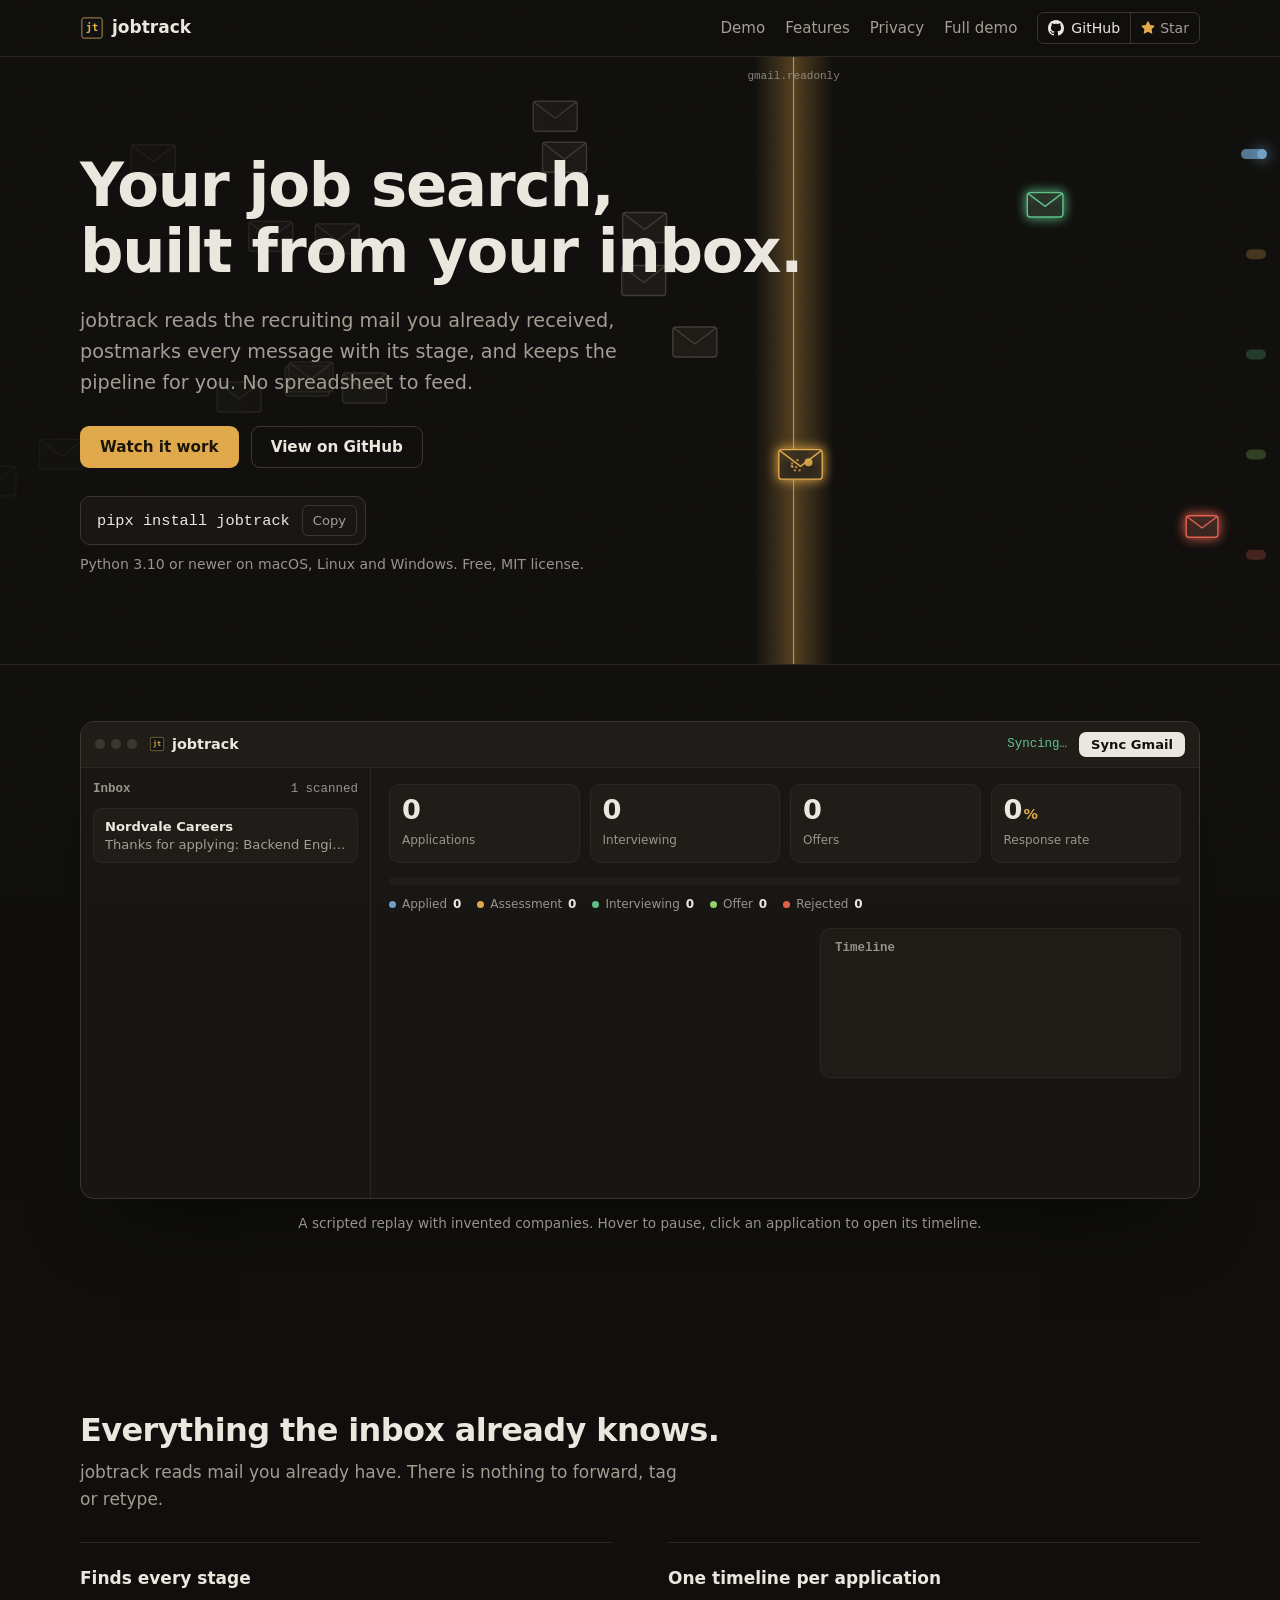
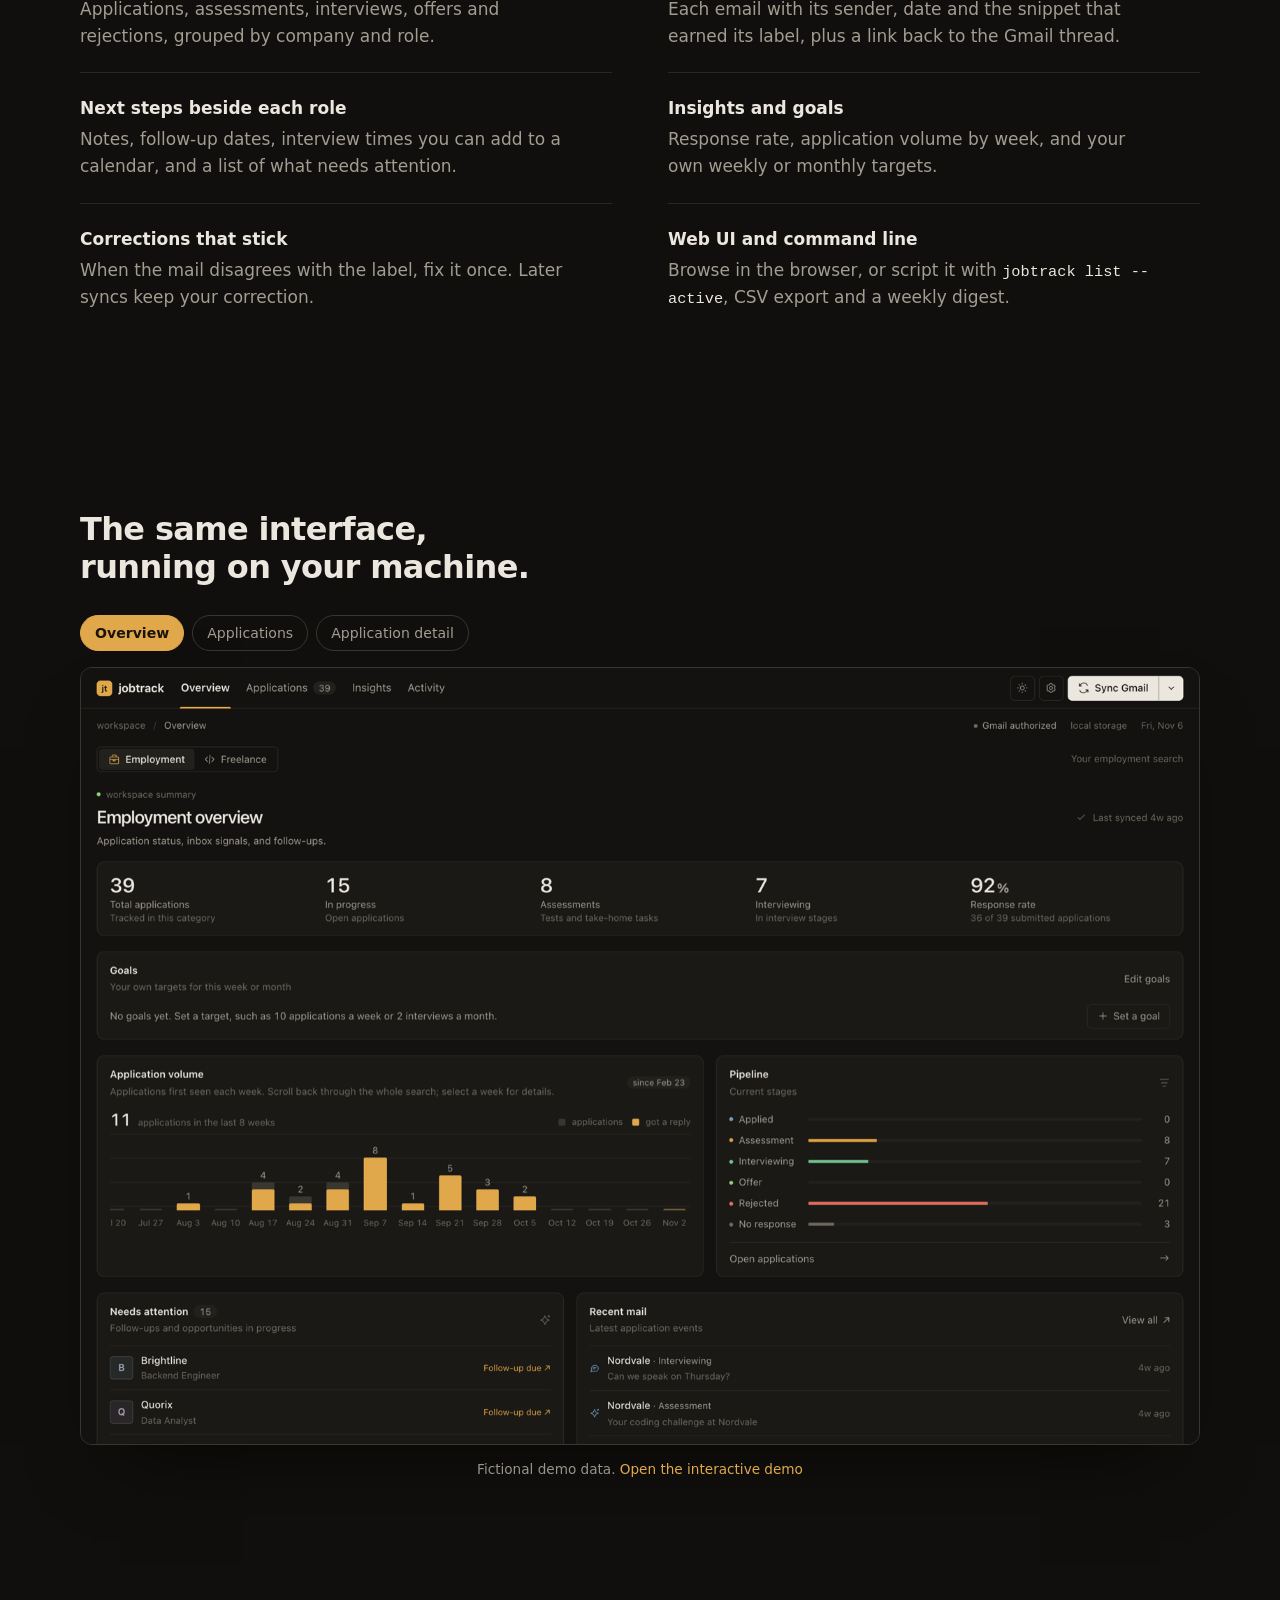
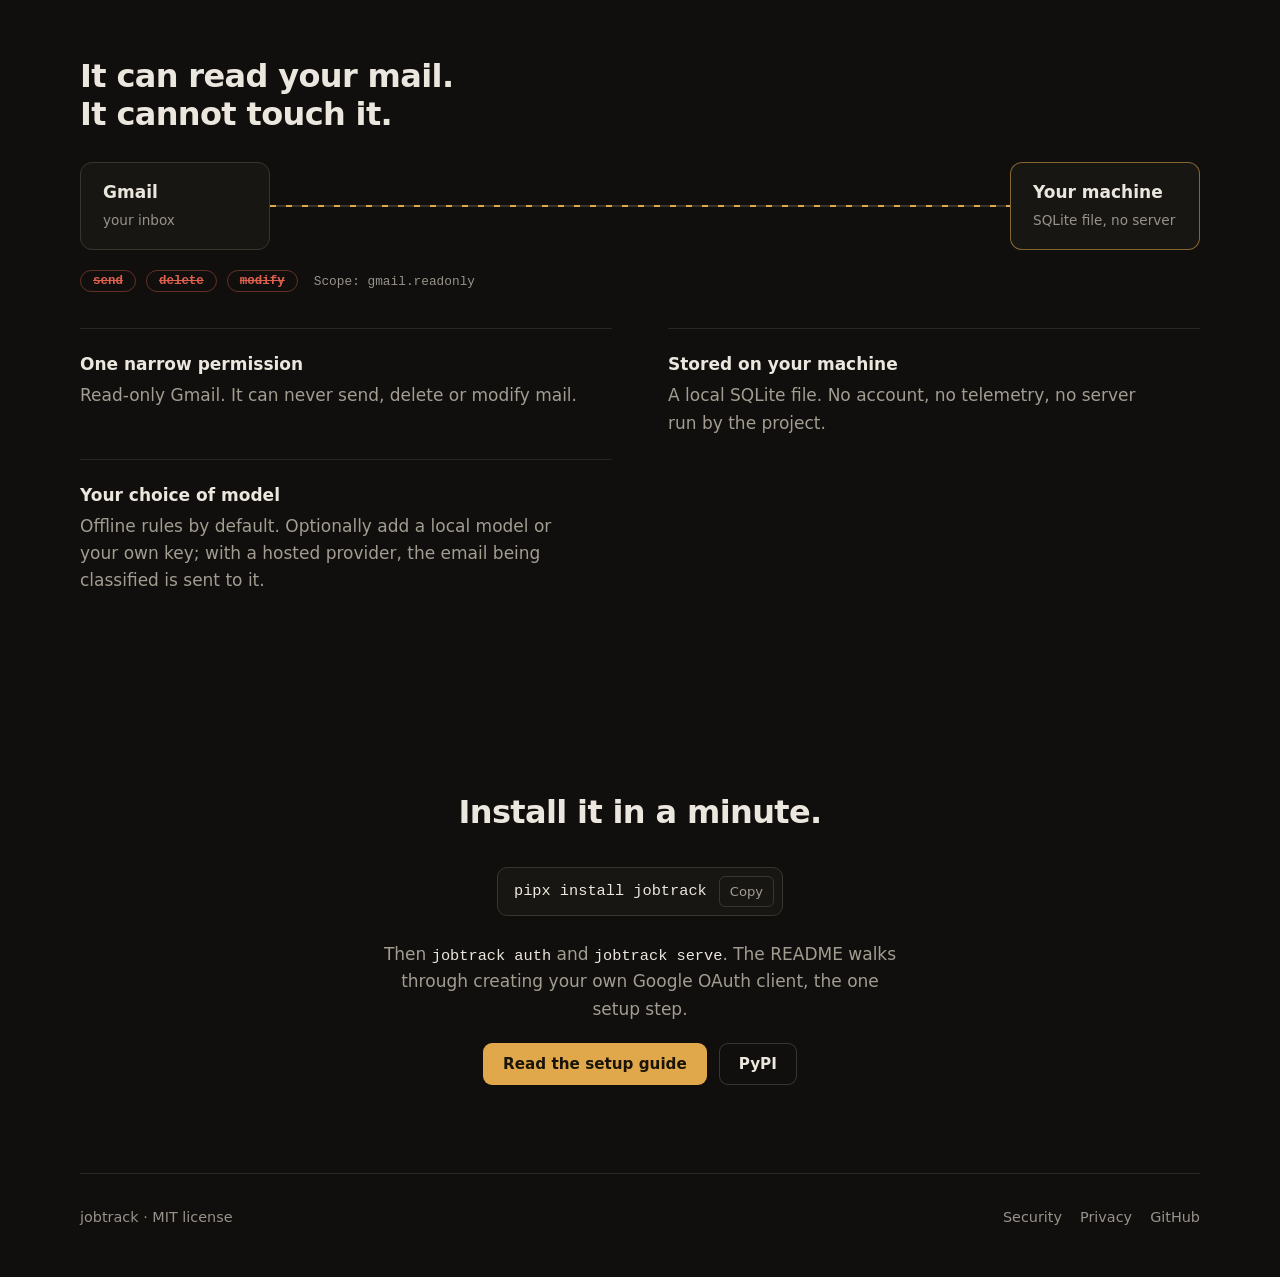
<file: landing/index.html>
<!doctype html>
<html lang="en">
<head>
  <meta charset="utf-8">
  <meta name="viewport" content="width=device-width, initial-scale=1">
  <title>jobtrack: your job search, built from your inbox</title>
  <meta name="description" content="jobtrack reads the recruiting mail you already have and sorts it into applications, interviews, offers and rejections. Read-only Gmail, stored on your machine, open source.">
  <meta property="og:title" content="jobtrack: your job search, built from your inbox">
  <meta property="og:description" content="Mail in, pipeline out. Read-only Gmail access, stored on your machine, open source.">
  <meta property="og:image" content="https://jobtrack.omerdikyol.com/og.png">
  <meta property="og:url" content="https://jobtrack.omerdikyol.com/">
  <meta name="twitter:card" content="summary_large_image">
  <meta name="color-scheme" content="dark">
  <link rel="icon" href="favicon.svg" type="image/svg+xml">
  <link rel="stylesheet" href="style.css">
  <script>document.documentElement.classList.add("js");</script>
</head>
<body>
  <!-- GitHub's mark and star, from Primer Octicons (MIT); the mark is used to link to GitHub. -->
  <svg width="0" height="0" style="position:absolute" aria-hidden="true">
    <symbol id="i-github" viewBox="0 0 16 16"><path fill="currentColor" d="M8 0c4.42 0 8 3.58 8 8a8.013 8.013 0 0 1-5.45 7.59c-.4.08-.55-.17-.55-.38 0-.27.01-1.13.01-2.2 0-.75-.25-1.23-.54-1.48 1.78-.2 3.65-.88 3.65-3.95 0-.88-.31-1.59-.82-2.15.08-.2.36-1.02-.08-2.12 0 0-.67-.22-2.2.82-.64-.18-1.32-.27-2-.27-.68 0-1.36.09-2 .27-1.53-1.03-2.2-.82-2.2-.82-.44 1.1-.16 1.92-.08 2.12-.51.56-.82 1.28-.82 2.15 0 3.06 1.86 3.75 3.64 3.95-.23.2-.44.55-.51 1.07-.46.21-1.61.55-2.33-.66-.15-.24-.6-.83-1.23-.82-.67.01-.27.38.01.53.34.19.73.9.82 1.13.16.45.68 1.31 2.69.94 0 .67.01 1.3.01 1.49 0 .21-.15.45-.55.38A7.995 7.995 0 0 1 0 8c0-4.42 3.58-8 8-8Z"/></symbol>
    <symbol id="i-star" viewBox="0 0 16 16"><path fill="currentColor" d="M8 .25a.75.75 0 0 1 .673.418l1.882 3.815 4.21.612a.75.75 0 0 1 .416 1.279l-3.046 2.97.719 4.192a.751.751 0 0 1-1.088.791L8 12.347l-3.766 1.98a.75.75 0 0 1-1.088-.79l.72-4.194L.818 6.374a.75.75 0 0 1 .416-1.28l4.21-.611L7.327.668A.75.75 0 0 1 8 .25Z"/></symbol>
  </svg>
  <header class="nav">
    <div class="wrap nav-row">
      <a class="brand" href="#"><img src="favicon.svg" alt="" width="24" height="24">jobtrack</a>
      <nav>
        <a href="#demo-section">Demo</a>
        <a href="#features">Features</a>
        <a href="#privacy">Privacy</a>
        <a href="demo/">Full demo</a>
        <a class="gh-pill" href="https://github.com/omerdikyol/jobtrack" aria-label="jobtrack on GitHub">
          <svg class="ic"><use href="#i-github"/></svg><span class="gh-name">GitHub</span>
          <span class="gh-stars"><svg class="ic"><use href="#i-star"/></svg><b data-stars>Star</b></span>
        </a>
      </nav>
    </div>
  </header>

  <main>
    <section class="hero-band">
      <canvas id="mailstream" aria-hidden="true"></canvas>
      <div class="hero wrap">
        <h1>Your job search,<br class="wide"> built from your inbox.</h1>
        <p class="lead">jobtrack reads the recruiting mail you already received, postmarks every message with its stage, and keeps the pipeline for you. No spreadsheet to feed.</p>
        <div class="actions">
          <a class="btn" href="#demo-section">Watch it work</a>
          <a class="btn ghost" href="https://github.com/omerdikyol/jobtrack">View on GitHub</a>
        </div>
        <p class="install"><code>pipx install jobtrack</code><button class="copy" data-copy="pipx install jobtrack">Copy</button></p>
        <p class="req">Python 3.10 or newer on macOS, Linux and Windows. Free, MIT license.</p>
      </div>
    </section>

    <section class="stage wrap reveal" id="demo-section" aria-label="Live demo">
      <div class="app" id="demo">
        <div class="app-bar">
          <span class="dots"><i></i><i></i><i></i></span>
          <span class="app-title"><img src="favicon.svg" alt="" width="16" height="16">jobtrack</span>
          <span class="sync-state" id="sync-state">Idle</span>
          <button class="sync-btn" id="sync-btn" type="button">Sync Gmail</button>
        </div>
        <div class="app-body">
          <div class="inbox">
            <div class="pane-h">Inbox <small id="scanned">0 scanned</small></div>
            <ul id="inbox"></ul>
          </div>
          <div class="board">
            <div class="tiles">
              <div class="tile"><b id="t-apps">0</b><span>Applications</span></div>
              <div class="tile"><b id="t-int">0</b><span>Interviewing</span></div>
              <div class="tile"><b id="t-off">0</b><span>Offers</span></div>
              <div class="tile"><b id="t-rate">0<i>%</i></b><span>Response rate</span></div>
            </div>
            <div class="seg" id="seg" aria-hidden="true"><span class="s-applied"></span><span class="s-assessment"></span><span class="s-interview"></span><span class="s-offer"></span><span class="s-rejected"></span></div>
            <ul class="legend" aria-hidden="true">
              <li class="s-applied">Applied <b id="l-applied">0</b></li>
              <li class="s-assessment">Assessment <b id="l-assessment">0</b></li>
              <li class="s-interview">Interviewing <b id="l-interview">0</b></li>
              <li class="s-offer">Offer <b id="l-offer">0</b></li>
              <li class="s-rejected">Rejected <b id="l-rejected">0</b></li>
            </ul>
            <div class="lower">
              <ul class="rows" id="rows"></ul>
              <div class="tl"><div class="pane-h" id="tl-title">Timeline</div><ol id="tl"></ol></div>
            </div>
          </div>
        </div>
      </div>
      <p class="caption">A scripted replay with invented companies. Hover to pause, click an application to open its timeline.</p>
    </section>

    <section id="features" class="wrap">
      <div class="head reveal"><h2>Everything the inbox already knows.</h2><p>jobtrack reads mail you already have. There is nothing to forward, tag or retype.</p></div>
      <dl class="facts reveal">
        <div><dt>Finds every stage</dt><dd>Applications, assessments, interviews, offers and rejections, grouped by company and role.</dd></div>
        <div><dt>One timeline per application</dt><dd>Each email with its sender, date and the snippet that earned its label, plus a link back to the Gmail thread.</dd></div>
        <div><dt>Next steps beside each role</dt><dd>Notes, follow-up dates, interview times you can add to a calendar, and a list of what needs attention.</dd></div>
        <div><dt>Insights and goals</dt><dd>Response rate, application volume by week, and your own weekly or monthly targets.</dd></div>
        <div><dt>Corrections that stick</dt><dd>When the mail disagrees with the label, fix it once. Later syncs keep your correction.</dd></div>
        <div><dt>Web UI and command line</dt><dd>Browse in the browser, or script it with <code>jobtrack list --active</code>, CSV export and a weekly digest.</dd></div>
      </dl>
    </section>

    <section class="wrap real">
      <div class="head reveal"><h2>The same interface, running on your machine.</h2></div>
      <div class="tabs reveal" role="tablist">
        <button role="tab" aria-selected="true" data-shot="overview.png" data-w="1600" data-h="1111">Overview</button>
        <button role="tab" aria-selected="false" data-shot="applications.png" data-w="1600" data-h="1111">Applications</button>
        <button role="tab" aria-selected="false" data-shot="application-detail.png" data-w="1600" data-h="1222">Application detail</button>
      </div>
      <div class="shotwrap reveal"><img id="shot" src="overview.png" width="1600" height="1111" alt="jobtrack interface with fictional demo data"></div>
      <p class="caption">Fictional demo data. <a href="demo/">Open the interactive demo</a></p>
    </section>

    <section id="privacy" class="wrap privacy">
      <div class="head reveal"><h2>It can read your mail. It cannot touch it.</h2></div>
      <div class="flow reveal">
        <div class="node gmail"><b>Gmail</b><span>your inbox</span></div>
        <svg class="wire" viewBox="0 0 300 40" preserveAspectRatio="none" aria-hidden="true"><path d="M0 20 H300" class="rail"/><path d="M0 20 H300" class="dash"/></svg>
        <div class="node mine"><b>Your machine</b><span>SQLite file, no server</span></div>
      </div>
      <div class="denied reveal"><span>send</span><span>delete</span><span>modify</span><em>Scope: gmail.readonly</em></div>
      <dl class="facts reveal">
        <div><dt>One narrow permission</dt><dd>Read-only Gmail. It can never send, delete or modify mail.</dd></div>
        <div><dt>Stored on your machine</dt><dd>A local SQLite file. No account, no telemetry, no server run by the project.</dd></div>
        <div><dt>Your choice of model</dt><dd>Offline rules by default. Optionally add a local model or your own key; with a hosted provider, the email being classified is sent to it.</dd></div>
      </dl>
    </section>

    <section class="wrap cta reveal">
      <h2>Install it in a minute.</h2>
      <p class="install"><code>pipx install jobtrack</code><button class="copy" data-copy="pipx install jobtrack">Copy</button></p>
      <p>Then <code>jobtrack auth</code> and <code>jobtrack serve</code>. The README walks through creating your own Google OAuth client, the one setup step.</p>
      <div class="actions">
        <a class="btn" href="https://github.com/omerdikyol/jobtrack#install">Read the setup guide</a>
        <a class="btn ghost" href="https://pypi.org/project/jobtrack/">PyPI</a>
      </div>
    </section>
  </main>

  <footer class="wrap foot">
    <span>jobtrack · MIT license</span>
    <span class="foot-links"><a href="https://github.com/omerdikyol/jobtrack/blob/main/SECURITY.md">Security</a>
      <a href="https://github.com/omerdikyol/jobtrack/blob/main/PRIVACY.md">Privacy</a>
      <a href="https://github.com/omerdikyol/jobtrack">GitHub</a></span>
  </footer>

  <script src="hero.js"></script>
  <script src="demo.js"></script>
  <script src="page.js"></script>
</body>
</html>
</file>
<file: landing/style.css>
/* jobtrack's site. A warm, dark page with one idea: mail comes in, passes a read-only scanner,
   is postmarked with its stage, and lands in a pipeline. The hero canvas, the scripted demo and
   the feature cards all play that same motion. Nothing is fetched from a CDN; reduced motion
   gets the finished state instead of the animation. */
:root {
  --bg: #100f0d; --surface: #181613; --surface-2: #1f1c18; --ink: #ece7de; --muted: #a29c91; --dim: #98928a;
  --line: #2a2723; --line-2: #3a362f; --accent: #e0a84a; --accent-ink: #1a1408;
  --applied: #6f9fc6; --assessment: #e0a84a; --interview: #5fbf8a; --offer: #8fd16a; --rejected: #e0604e;
  --sans: ui-sans-serif, -apple-system, BlinkMacSystemFont, "Segoe UI Variable Text", "Segoe UI", system-ui, sans-serif;
  --mono: ui-monospace, "SFMono-Regular", Menlo, Consolas, monospace;
  color-scheme: dark;
}
* { box-sizing: border-box; }
html { overflow-x: clip; background: var(--bg); scroll-behavior: smooth; -webkit-font-smoothing: antialiased; }
body { margin: 0; background: var(--bg); color: var(--muted); font: 17px/1.6 var(--sans); overflow-x: clip; }
:focus-visible { outline: 2px solid var(--accent); outline-offset: 3px; }
/* film grain, so the dark has texture */
body::before { content: ""; position: fixed; inset: 0; z-index: 100; pointer-events: none; opacity: .06; mix-blend-mode: overlay;
  background-image: url("data:image/svg+xml,%3Csvg xmlns='http://www.w3.org/2000/svg' width='200' height='200'%3E%3Cfilter id='n'%3E%3CfeTurbulence type='fractalNoise' baseFrequency='0.85' numOctaves='2' stitchTiles='stitch'/%3E%3C/filter%3E%3Crect width='100%25' height='100%25' filter='url(%23n)'/%3E%3C/svg%3E"); }
main { position: relative; overflow-x: clip; }
a { color: inherit; text-decoration: none; }
p { text-wrap: pretty; }
code { font-family: var(--mono); font-size: .9em; color: var(--ink); }
.wrap { width: min(1120px, calc(100% - 32px)); margin: 0 auto; }
h1, h2, h3 { text-wrap: balance; color: var(--ink); margin: 0; letter-spacing: -.02em; }
h1 { font-size: clamp(2.3rem, 5.6vw, 3.8rem); line-height: 1.08; font-weight: 600; margin-bottom: 22px; }
h2 { font-size: clamp(1.5rem, 3vw, 2rem); line-height: 1.2; font-weight: 600; }
h3 { font-size: 1.05rem; letter-spacing: -.01em; margin-bottom: 6px; }
section { padding: 88px 0; position: relative; }
.head { margin-bottom: 28px; max-width: 640px; } .head p { margin: 10px 0 0; }

/* nav and buttons */
.nav { position: sticky; top: 0; z-index: 20; border-bottom: 1px solid var(--line); background: color-mix(in srgb, var(--bg) 85%, transparent); backdrop-filter: blur(10px); }
.nav-row { display: flex; align-items: center; justify-content: space-between; height: 56px; }
.nav nav { display: flex; align-items: center; gap: 20px; font-size: .94rem; }
.nav nav a:not(.btn):hover { color: var(--ink); }
.brand { display: flex; align-items: center; gap: 8px; font-weight: 650; color: var(--ink); }
.btn { display: inline-flex; align-items: center; height: 42px; padding: 0 20px; border-radius: 9px; background: var(--accent); color: var(--accent-ink); font-weight: 650; font-size: .95rem; transition: transform .15s, box-shadow .15s; }
.btn:hover { transform: translateY(-1px); background: #ecb558; }
.btn.small { height: 32px; padding: 0 13px; font-size: .88rem; border-radius: 7px; }
.ic { width: 16px; height: 16px; flex: none; }
.gh-pill { display: inline-flex; align-items: center; height: 32px; border: 1px solid var(--line-2); border-radius: 7px; color: var(--ink); font-size: .88rem; transition: background .15s; }
.gh-pill:hover { background: var(--surface); }
.gh-pill > .ic { margin: 0 7px 0 10px; }
.gh-name { padding-right: 10px; }
.gh-stars { display: inline-flex; align-items: center; gap: 5px; height: 100%; padding: 0 10px; border-left: 1px solid var(--line-2); color: var(--muted); }
.gh-stars .ic { width: 14px; height: 14px; color: var(--accent); }
.gh-stars b { font-weight: 500; font-variant-numeric: tabular-nums; }
.btn.ghost { background: transparent; color: var(--ink); box-shadow: inset 0 0 0 1px var(--line-2); }
.btn.ghost:hover { background: var(--surface); box-shadow: inset 0 0 0 1px var(--line-2); }
.actions { display: flex; gap: 12px; flex-wrap: wrap; }

/* hero */
.hero-band { position: relative; padding: 0; overflow: hidden; border-bottom: 1px solid var(--line); }
#mailstream { position: absolute; inset: 0; width: 100%; height: 100%;
  -webkit-mask-image: linear-gradient(90deg, rgba(0,0,0,.3) 0%, #000 46%); mask-image: linear-gradient(90deg, rgba(0,0,0,.3) 0%, #000 46%); }
.hero { position: relative; padding: 96px 0 88px; }
.lead { font-size: 1.2rem; max-width: 560px; margin: 0 0 28px; }
.install { display: inline-flex; align-items: center; gap: 12px; margin: 28px 0 8px; background: var(--surface); border: 1px solid var(--line-2); border-radius: 10px; padding: 8px 8px 8px 16px; max-width: 100%; }
.copy { background: transparent; color: var(--muted); border: 1px solid var(--line-2); border-radius: 6px; padding: 4px 10px; font: inherit; font-size: .82rem; cursor: pointer; }
.copy:hover { color: var(--ink); border-color: var(--muted); }
.req { color: var(--dim); font-size: .88rem; margin: 0; }

/* reveal on scroll */
.js .reveal { opacity: 0; transform: translateY(10px); transition: opacity .6s ease-out, transform .6s ease-out; }
.js .reveal.in { opacity: 1; transform: none; }

/* the live demo window */
.stage { padding-top: 56px; }
.app { background: var(--surface); border: 1px solid var(--line-2); border-radius: 14px; overflow: hidden; box-shadow: 0 40px 80px -40px rgba(0,0,0,.7); }
.app-bar { display: flex; align-items: center; gap: 12px; padding: 10px 14px; border-bottom: 1px solid var(--line); background: var(--surface-2); }
.dots { display: flex; gap: 6px; } .dots i { width: 10px; height: 10px; border-radius: 50%; background: var(--line-2); }
.app-title { display: flex; align-items: center; gap: 7px; color: var(--ink); font-weight: 600; font-size: .9rem; }
.sync-state { margin-left: auto; font: .78rem var(--mono); color: var(--dim); }
.sync-state.live { color: var(--interview); }
.sync-btn { background: var(--ink); color: #12100d; border: 0; border-radius: 7px; padding: 5px 12px; font: 600 .82rem var(--sans); cursor: pointer; }
.sync-btn:hover { background: var(--ink); }
.app-body { display: grid; grid-template-columns: 290px 1fr; min-height: 430px; }
.inbox { border-right: 1px solid var(--line); padding: 14px 12px; overflow: hidden; }
.pane-h { font: 600 .78rem var(--mono); color: var(--dim); display: flex; justify-content: space-between; margin-bottom: 12px; }
.pane-h small { font-weight: 400; font-size: .78rem; }
.inbox ul { list-style: none; margin: 0; padding: 0; display: flex; flex-direction: column; gap: 8px; }
.mail { position: relative; overflow: hidden; background: var(--surface-2); border: 1px solid var(--line); border-radius: 9px; padding: 9px 11px; font-size: .82rem; line-height: 1.35; animation: drop .55s cubic-bezier(.2,.8,.2,1); }
.mail b { display: block; color: var(--ink); font-weight: 600; white-space: nowrap; overflow: hidden; text-overflow: ellipsis; padding-right: 74px; }
.mail span { color: var(--muted); display: block; white-space: nowrap; overflow: hidden; text-overflow: ellipsis; }
.mail::after { content: ""; position: absolute; top: 0; bottom: 0; left: 0; width: 30%; transform: translateX(-100%); background: linear-gradient(90deg, transparent, rgba(224,168,74,.32), transparent); opacity: 0; }
.mail.scan::after { animation: sweep .7s ease; }
.mail.out { opacity: 0; transform: translateX(-12px); transition: .4s; }
@keyframes drop { from { opacity: 0; transform: translateY(-14px) scale(.97); } }
@keyframes sweep { 0% { transform: translateX(-100%); opacity: 1; } 100% { transform: translateX(400%); opacity: 1; } }
/* the postmark */
.stamp { position: absolute; right: 8px; top: 7px; font: 700 .62rem var(--mono); letter-spacing: .1em; text-transform: uppercase; padding: 2px 6px; border: 2px solid; border-radius: 4px; color: var(--c, var(--accent)); transform: rotate(-7deg); opacity: 0; }
.stamp.hit { animation: thump .45s cubic-bezier(.16,1,.3,1) forwards; }
@keyframes thump { 0% { opacity: 0; transform: rotate(-7deg) scale(2.2); } 60% { opacity: 1; transform: rotate(-7deg) scale(.92); } 100% { opacity: .95; transform: rotate(-7deg) scale(1); } }
.board { padding: 16px 18px; min-width: 0; }
.tiles { display: grid; grid-template-columns: repeat(4, 1fr); gap: 10px; margin-bottom: 14px; }
.tile { background: var(--surface-2); border: 1px solid var(--line); border-radius: 10px; padding: 10px 12px; }
.tile b { display: block; color: var(--ink); font-size: 1.7rem; line-height: 1.1; font-variant-numeric: tabular-nums; font-weight: 600; }
.tile b i { font-size: .9rem; font-style: normal; color: var(--accent); margin-left: 1px; }
.tile span { font-size: .75rem; color: var(--dim); }
.seg { display: flex; height: 8px; border-radius: 99px; overflow: hidden; background: var(--surface-2); gap: 2px; }
.seg span { width: 0; transition: width .8s cubic-bezier(.2,.8,.2,1); }
.s-applied { --c: var(--applied); } .s-assessment { --c: var(--assessment); } .s-interview { --c: var(--interview); } .s-offer { --c: var(--offer); } .s-rejected { --c: var(--rejected); }
.seg span { background: var(--c); }
.legend { list-style: none; padding: 0; margin: 10px 0 14px; display: flex; flex-wrap: wrap; gap: 4px 16px; font-size: .75rem; color: var(--dim); }
.legend li::before { content: ""; display: inline-block; width: 7px; height: 7px; border-radius: 50%; background: var(--c); margin-right: 6px; }
.legend b { color: var(--ink); font-weight: 600; margin-left: 2px; font-variant-numeric: tabular-nums; }
.lower { display: grid; grid-template-columns: 1.15fr 1fr; gap: 16px; }
.rows { list-style: none; margin: 0; padding: 0; display: flex; flex-direction: column; gap: 6px; }
.row { display: flex; align-items: center; gap: 10px; padding: 8px 10px; background: var(--surface-2); border: 1px solid var(--line); border-radius: 9px; cursor: pointer; transition: border-color .2s, background .2s; animation: drop .5s cubic-bezier(.2,.8,.2,1); }
.row:hover { border-color: var(--line-2); }
.row.sel { border-color: var(--accent); }
.row.flash { background: rgba(224,168,74,.14); }
.av { width: 28px; height: 28px; border-radius: 7px; background: var(--line); color: var(--ink); display: grid; place-items: center; font-weight: 650; font-size: .85rem; flex: none; }
.who { min-width: 0; flex: 1; } .who b { display: block; color: var(--ink); font-size: .85rem; font-weight: 600; } .who span { display: block; font-size: .75rem; color: var(--dim); white-space: nowrap; overflow: hidden; text-overflow: ellipsis; }
.chip { font: 600 .68rem var(--mono); padding: 3px 8px; border-radius: 99px; color: var(--c); background: color-mix(in srgb, var(--c) 14%, transparent); white-space: nowrap; transition: color .4s, background .4s; }
.tl { background: var(--surface-2); border: 1px solid var(--line); border-radius: 10px; padding: 12px 14px; min-height: 150px; }

.tl ol { list-style: none; margin: 0; padding: 0 0 0 14px; border-left: 1px solid var(--line-2); display: flex; flex-direction: column; gap: 10px; }
.tl li { position: relative; font-size: .8rem; line-height: 1.35; animation: drop .5s cubic-bezier(.2,.8,.2,1); }
.tl li::before { content: ""; position: absolute; left: -19px; top: 5px; width: 9px; height: 9px; border-radius: 50%; background: var(--c); box-shadow: 0 0 0 3px var(--surface-2); }
.tl li b { color: var(--ink); font-weight: 600; } .tl li small { display: block; color: var(--dim); }
.caption { color: var(--dim); font-size: .85rem; text-align: center; margin: 14px 0 0; }
.caption a { color: var(--accent); }

/* plain fact lists: a bold term, one sentence, hairlines between */
.facts { display: grid; grid-template-columns: repeat(2, 1fr); gap: 0 56px; margin: 0; }
.facts div { padding: 22px 0; border-top: 1px solid var(--line); }
.facts dt { color: var(--ink); font-weight: 600; margin-bottom: 4px; }
.facts dd { margin: 0; max-width: 46ch; }

/* real screenshots */
.tabs { display: flex; gap: 8px; margin-bottom: 16px; flex-wrap: wrap; }
.tabs button { background: transparent; color: var(--muted); border: 1px solid var(--line-2); border-radius: 99px; padding: 6px 14px; font: inherit; font-size: .88rem; cursor: pointer; transition: .2s; }
.tabs button[aria-selected="true"] { background: var(--accent); color: var(--accent-ink); border-color: var(--accent); font-weight: 600; }
.shotwrap img { width: 100%; height: auto; display: block; border: 1px solid var(--line-2); border-radius: 12px; box-shadow: 0 40px 80px -40px rgba(0,0,0,.7); transition: opacity .25s; }
.shotwrap img.swap { opacity: 0; }

/* privacy diagram */
.flow { display: flex; align-items: center; gap: 0; margin-bottom: 20px; }
.node { background: var(--surface); border: 1px solid var(--line-2); border-radius: 12px; padding: 16px 22px; min-width: 190px; }
.node b { display: block; color: var(--ink); } .node span { font-size: .85rem; color: var(--dim); }
.node.mine { border-color: rgba(224,168,74,.55); }
.wire { flex: 1; height: 40px; min-width: 60px; }
.wire path { fill: none; stroke-width: 2; vector-effect: non-scaling-stroke; } .rail { stroke: var(--line-2); } .dash { stroke: var(--accent); stroke-dasharray: 6 10; animation: flow 1.2s linear infinite; }
@keyframes flow { to { stroke-dashoffset: -32; } }
.denied { display: flex; flex-wrap: wrap; align-items: center; gap: 10px; margin-bottom: 36px; }
.denied span { font: 600 .78rem var(--mono); color: var(--rejected); border: 1px solid rgba(224,96,78,.4); border-radius: 99px; padding: 3px 12px; text-decoration: line-through; }
.denied em { font: .8rem var(--mono); color: var(--dim); font-style: normal; margin-left: 6px; }

.cta { text-align: center; } .cta h2 { margin-bottom: 8px; } .cta p { margin-left: auto; margin-right: auto; max-width: 560px; }
.cta .actions { justify-content: center; margin-top: 20px; }
.foot { display: flex; justify-content: space-between; flex-wrap: wrap; gap: 8px; padding: 32px 0 48px; border-top: 1px solid var(--line); color: var(--dim); font-size: .9rem; }
.foot a:hover { color: var(--ink); }

@media (max-width: 860px) {
  .app-body { grid-template-columns: 1fr; } .inbox { border-right: 0; border-bottom: 1px solid var(--line); max-height: 230px; }
  .lower { grid-template-columns: 1fr; } .tiles { grid-template-columns: repeat(2, 1fr); }
  .facts { grid-template-columns: 1fr; }
  .nav nav a:not(.btn):not(.gh-pill) { display: none; }
  .gh-name { display: none; }
  .gh-pill > .ic { margin-right: 10px; }
  .wide { display: none; }
  #mailstream { inset: auto 0 0 0; height: 220px; -webkit-mask-image: none; mask-image: none; }
  .hero { padding: 56px 0 250px; } .flow { flex-direction: column; } .wire { width: 40px; height: 60px; transform: rotate(90deg); }
}
@media (prefers-reduced-motion: reduce) {
  html { scroll-behavior: auto; }
  *, *::before, *::after { animation-duration: .001s !important; animation-delay: 0s !important; animation-iteration-count: 1 !important; transition-duration: .001s !important; }
  .js .w { opacity: 1; transform: none; } .js .reveal { opacity: 1; transform: none; }
}

.js .bars i { transform: scaleY(0); }
.js .v-term code { width: 0; }
.js .v-fix .ok { opacity: 0; }
.js .v-timeline i { height: 0; }
.foot-links { display: flex; gap: 18px; }
</file>
